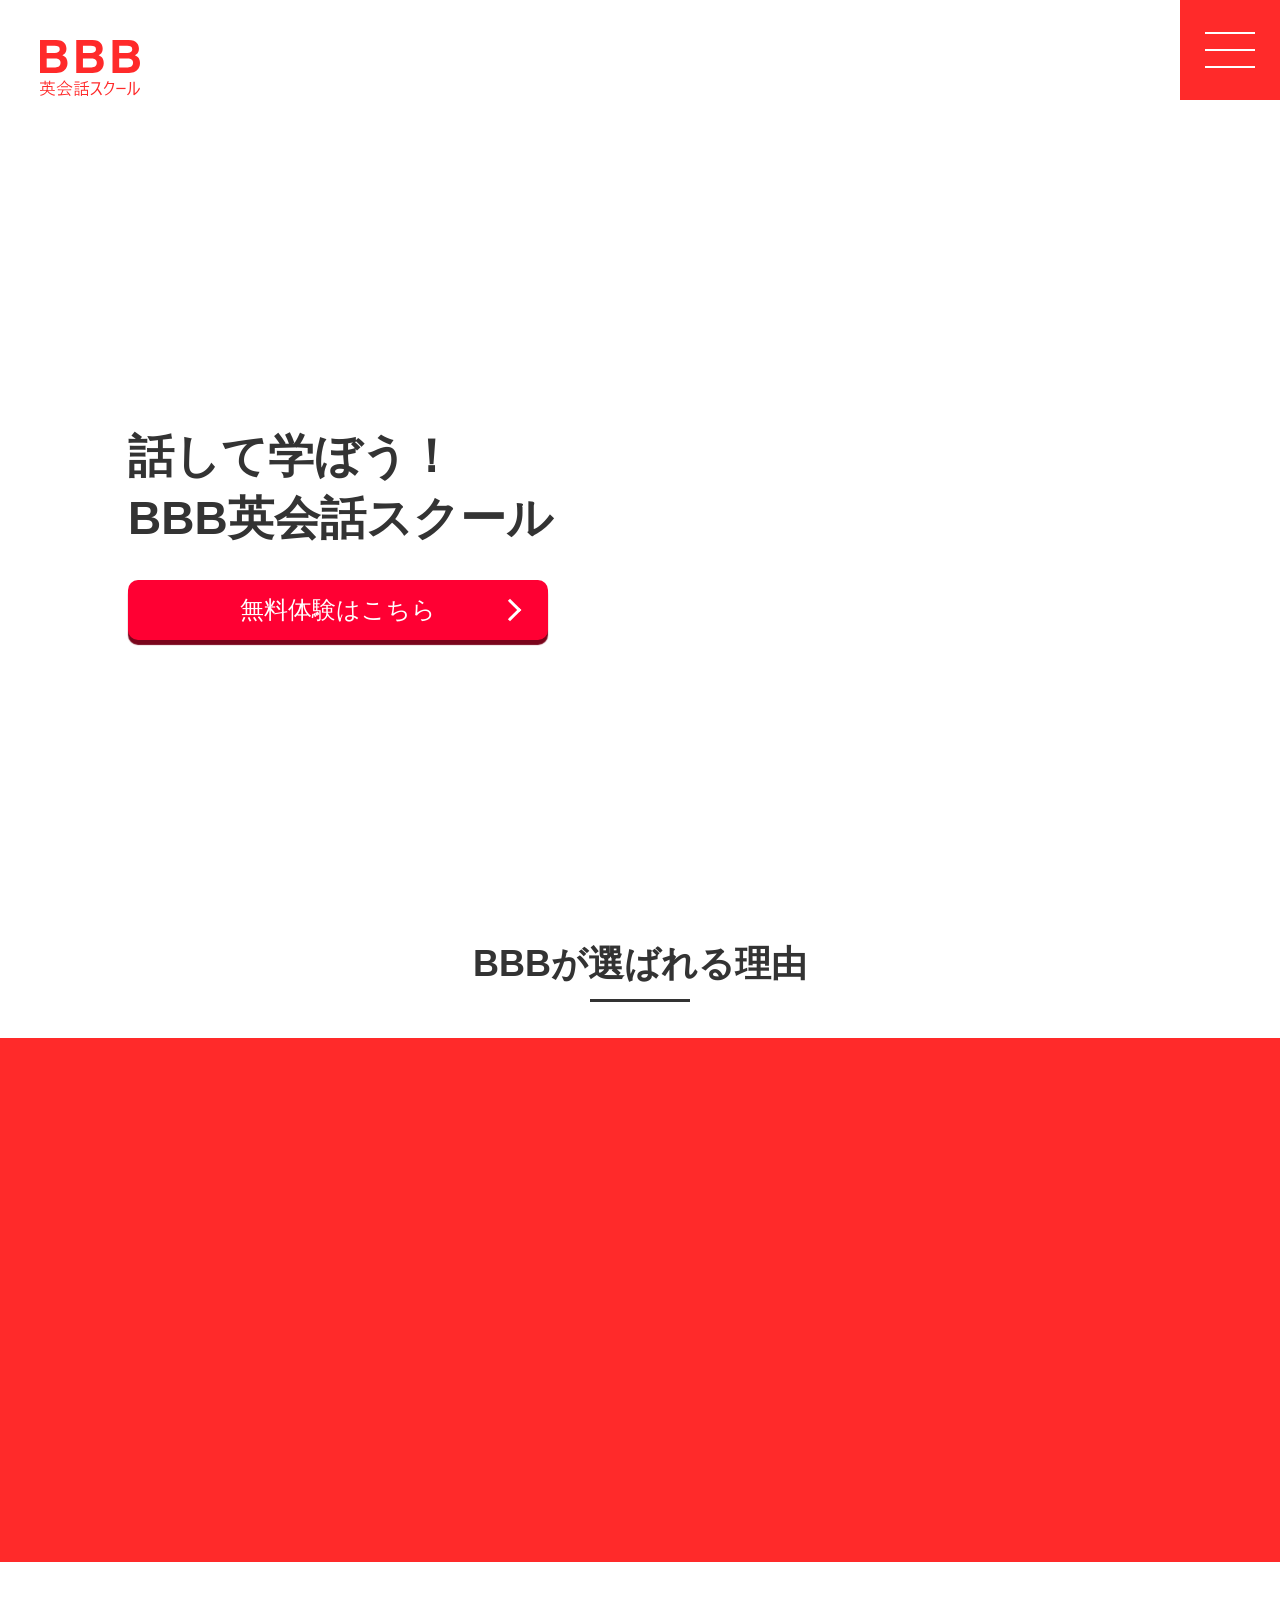
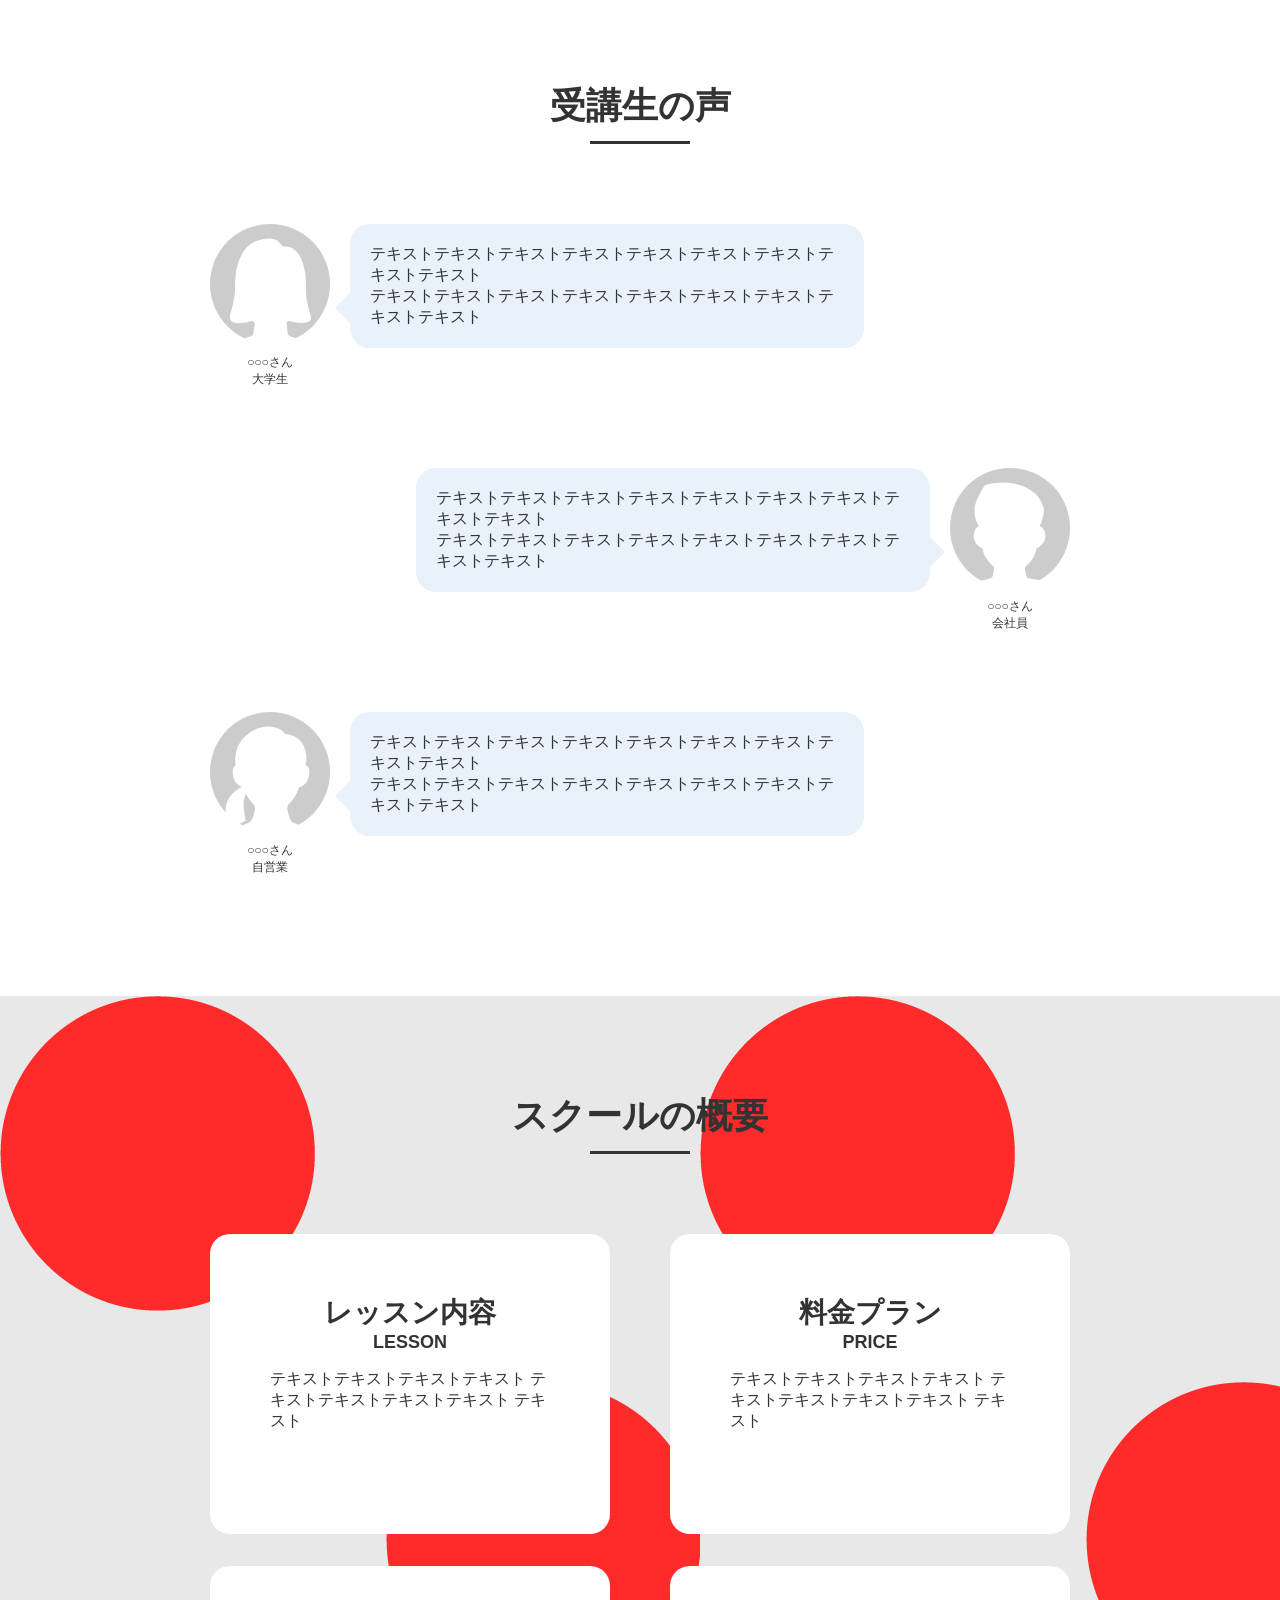
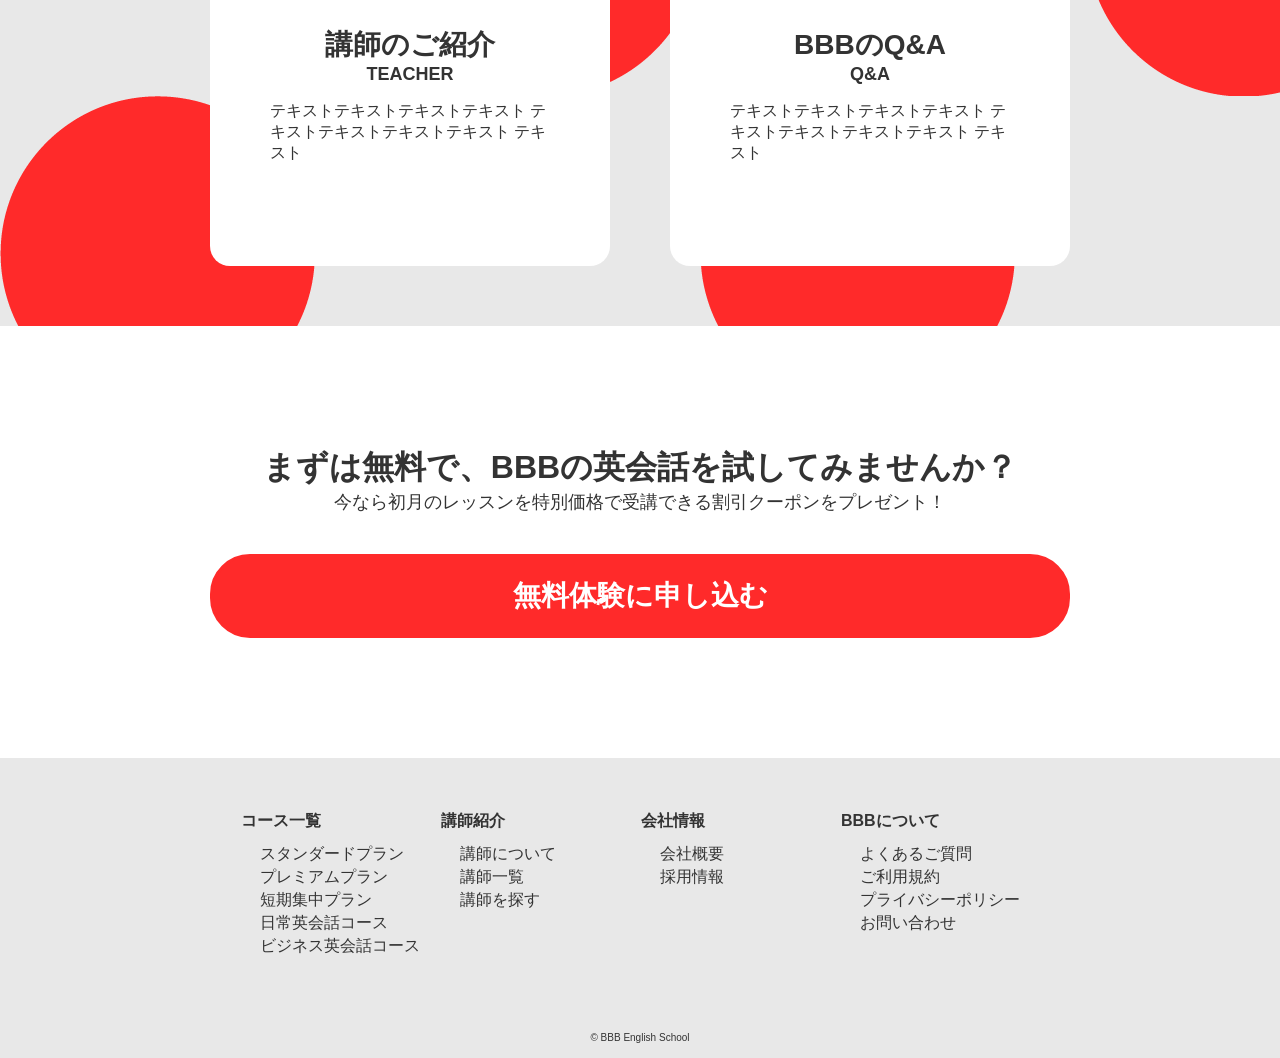
<file: index.html>
<!DOCTYPE html>
<html lang="ja">
<head>
	<meta charset="UTF-8">
	<meta name="viewport" content="width=device-width, initial-scale=1.0">
	<link rel="stylesheet" href="style.css">
	<link rel="icon" href="img/favicon.ico">
	<title>BBB英会話スクール</title>
</head>
<body>
	<header>
		<h1><img src="img/logo-r.svg" alt="ロゴ"></h1>
		<nav class="menu" data-fsaction>
			<div class="menu-inner">
				<h1><img src="img/logo-w.svg" alt="ロゴ"></h1>
				<ul>
					<li><a href="#">BBBが選ばれる理由</a></li>
					<li><a href="#">受講生の声</a></li>
					<li><a href="#">スクールの概要</a></li>
					<a class="button" href="#">無料体験に申し込む</a>
				</ul>
			</div>
		</nav>
		<div class="mn" data-menubtn>
			<div class="mn-bar" data-fsaction></div>
			<div class="mn-bar" data-fsaction></div>
			<div class="mn-bar" data-fsaction></div>
		</div>
	</header>
	<main>
		<section id="top">
			<div class="item"><img src="img/mainvisual1.jpg" alt=""></div>
			<div class="item"><img src="img/mainvisual2.jpg" alt=""></div>
			<div class="item"><img src="img/mainvisual3.jpg" alt=""></div>
			<div class="toptext">
				<h2>話して学ぼう！<br>BBB英会話スクール</h2>
				<a href="#" class="free" href="">無料体験はこちら</a>
			</div>
		</section>
		<section id="reason">
			<h3>BBBが選ばれる理由</h3>
			<div class="r-wrepper">
				<div class="reason1">
					<img src="img/icon-pc.png" alt="">
					<div class="wrepp">
						<p>オンライン対応</p>
						<span>24時間いつでも受講できる！</span>
					</div>
				</div>
				<div class="reason2">
					<img src="img/icon-teacher.png" alt="">
					<div class="wrepp">
						<p>講師はネイティブ</p>
						<span>お気に入りの講師が自由に遊べる！</span>
					</div>
				</div>
			</div>
		</section>
		<section id="voice">
			<h3>受講生の声</h3>
			<div class="voice1">
				<div class="text">
					<p>テキストテキストテキストテキストテキストテキストテキストテキストテキスト<br> テキストテキストテキストテキストテキストテキストテキストテキストテキスト</p>
				</div>
				<div class="wrepp">
					<div class="circle">
						<img src="img/icon-student1.png" alt="">
					</div>
					<span>○○○さん</span>
					<span>大学生</span>
				</div>
			</div>
			<div class="voice2">
				<div class="text">
					<p>テキストテキストテキストテキストテキストテキストテキストテキストテキスト<br> テキストテキストテキストテキストテキストテキストテキストテキストテキスト</p>
				</div>
				<div class="wrepp">
					<div class="circle">
						<img src="img/icon-student2.png" alt="">
					</div>
					<span>○○○さん</span>
					<span>会社員</span>
				</div>
			</div>
			<div class="voice3">
				<div class="text">
					<p>テキストテキストテキストテキストテキストテキストテキストテキストテキスト<br> テキストテキストテキストテキストテキストテキストテキストテキストテキスト</p>
				</div>
				<div class="wrepp">
					<div class="circle">
						<img src="img/icon-student3.png" alt="">
					</div>
					<span>○○○さん</span>
					<span>自営業</span>
				</div>
			</div>
		</section>
		<section id="overview">
			<h3>スクールの概要</h3>
			<div class="o-wrepper">
				<div class="wrepp">
					<h4>レッスン内容</h4>
					<span>LESSON</span>
					<p>テキストテキストテキストテキスト テキストテキストテキストテキスト テキスト</p>
				</div>
				<div class="wrepp">
					<h4>料金プラン</h4>
					<span>PRICE</span>
					<p>テキストテキストテキストテキスト テキストテキストテキストテキスト テキスト</p>
				</div>
				<div class="wrepp">
					<h4>講師のご紹介</h4>
					<span>TEACHER</span>
					<p>テキストテキストテキストテキスト テキストテキストテキストテキスト テキスト</p>
				</div>
				<div class="wrepp">
					<h4>BBBのQ&A</h4>
					<span>Q&A</span>
					<p>テキストテキストテキストテキスト テキストテキストテキストテキスト テキスト</p>
				</div>
			</div>
		</section>
		<section id="try">
			<h5>まずは無料で、BBBの英会話を試してみませんか？</h5>
			<p>今なら初月のレッスンを特別価格で受講できる割引クーポンをプレゼント！</p>
			<a href="#">無料体験に申し込む</a>
		</section>
	</main>
	<footer>
		<table>
			<tr>
				<th>コース一覧</th>
				<td><a href="">スタンダードプラン</a></td>
				<td><a href="">プレミアムプラン</a></td>
				<td><a href="">短期集中プラン</a></td>
				<td><a href="">日常英会話コース</a></td>
				<td><a href="">ビジネス英会話コース</a></td>
			</tr>
			<tr>
				<th>講師紹介</th>
				<td><a href="">講師について</a></td>
				<td><a href="">講師一覧</a></td>
				<td><a href="">講師を探す</a></td>
			</tr>
			<tr>
				<th>会社情報</th>
				<td><a href="">会社概要 </a></td>
				<td><a href="">採用情報 </a></td>
			</tr>
			<tr>
				<th>BBBについて</th>
				<td><a href="">よくあるご質問</a></td>
				<td><a href="">ご利用規約</a></td>
				<td><a href="">プライバシーポリシー</a></td>
				<td><a href="">お問い合わせ</a></td>
			</tr>
		</table>
		<small>© BBB English School</small>
	</footer>
	<script type="text/javascript" src="https://cdnjs.cloudflare.com/ajax/libs/jquery/1.11.3/jquery.min.js"></script>
	<script type="text/javascript" src="script.js"></script>
	<script type="text/javascript" src="jquery.inview.min.js"></script>
</body>
</html>
</file>
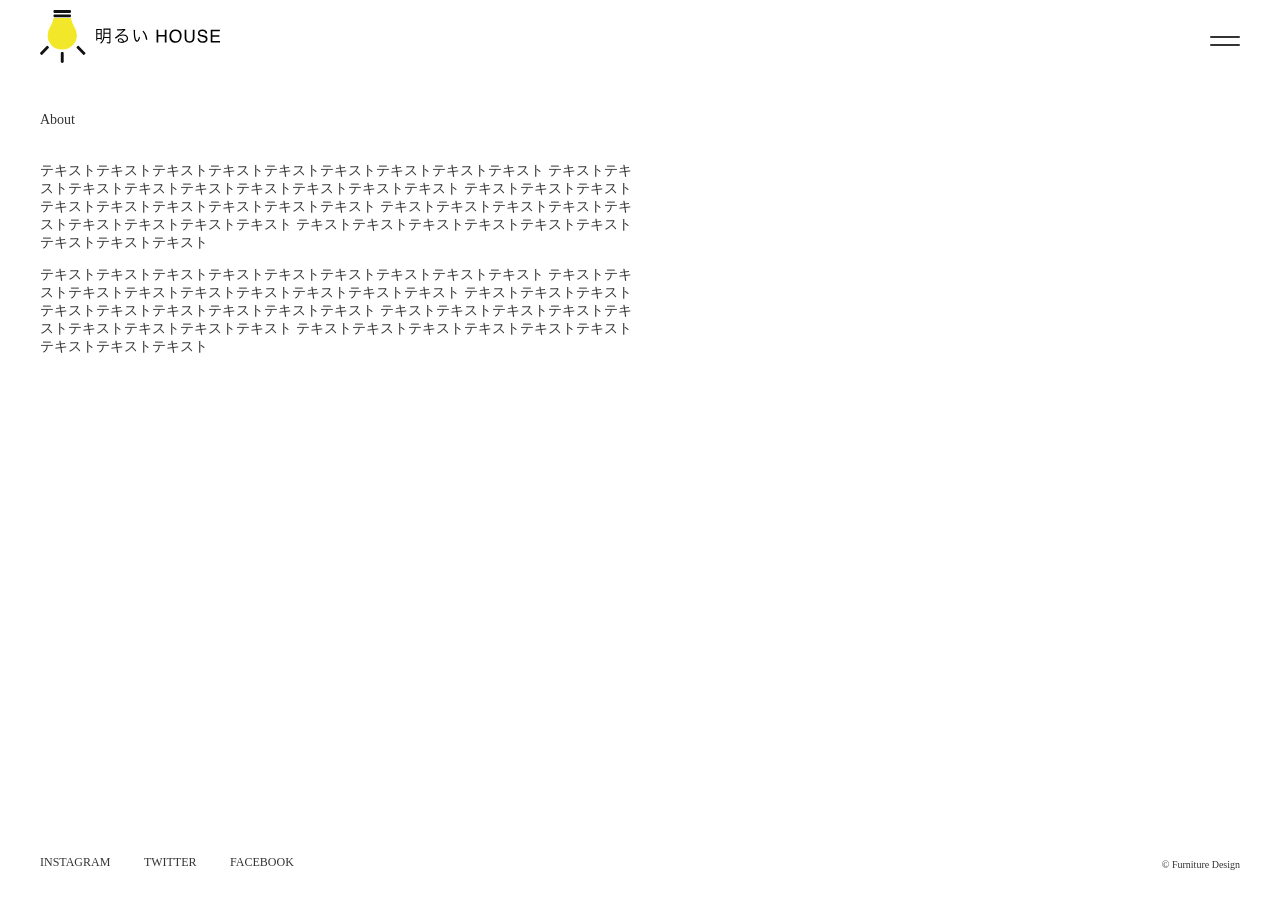
<file: about.html>
<!DOCTYPE html>
<html lang="ja">
<head>
	<meta charset="UTF-8">
	<meta name="viewport" content="width=device-width, initial-scale=1.0">
	<title>Furniture Design</title>
	<link rel="stylesheet" href="css.css">
	<link rel="icon" href="img/favicon.ico">
	<script src="script.js"></script>
</head>
<body>
	<header>
		<h1><a href="index.html"><img src="img/logo.svg" alt="ロゴ"></a></h1>
		<div class="menu-wrapper">
			<input type="checkbox" id="menu-toggle" hidden>
			<label class="menu-icon" for="menu-toggle">
				<span></span>
				<span></span>
			</label>
			<div class="overlay"></div>
			<nav class="menu">
				<ul>
					<li><a href="products.html">PRODUCTS</a></li>
					<li><a href="about.html">ABOUT</a></li>
					<li><a href="company.html">COMPANY</a></li>
					<li><a href="mailto:">CONTACT</a></li>
				</ul>
			</nav>
		</div>
	</header>
	<main>
		<h2>About</h2>
		<div id="about">
			<p>テキストテキストテキストテキストテキストテキストテキストテキストテキスト テキストテキストテキストテキストテキストテキストテキストテキストテキスト
				テキストテキストテキストテキストテキストテキストテキストテキストテキスト テキストテキストテキストテキストテキストテキストテキストテキストテキスト
				テキストテキストテキストテキストテキストテキストテキストテキストテキスト</p>
			<p>テキストテキストテキストテキストテキストテキストテキストテキストテキスト テキストテキストテキストテキストテキストテキストテキストテキストテキスト
				テキストテキストテキストテキストテキストテキストテキストテキストテキスト テキストテキストテキストテキストテキストテキストテキストテキストテキスト
				テキストテキストテキストテキストテキストテキストテキストテキストテキスト</p>
		</div>
	</main>
	<footer>
		<ul>
			<li><a href="">INSTAGRAM</a></li>
			<li><a href="">TWITTER</a></li>
			<li><a href="">FACEBOOK</a></li>
		</ul>
		<small>© Furniture Design</small>
	</footer>
</body>
</file>
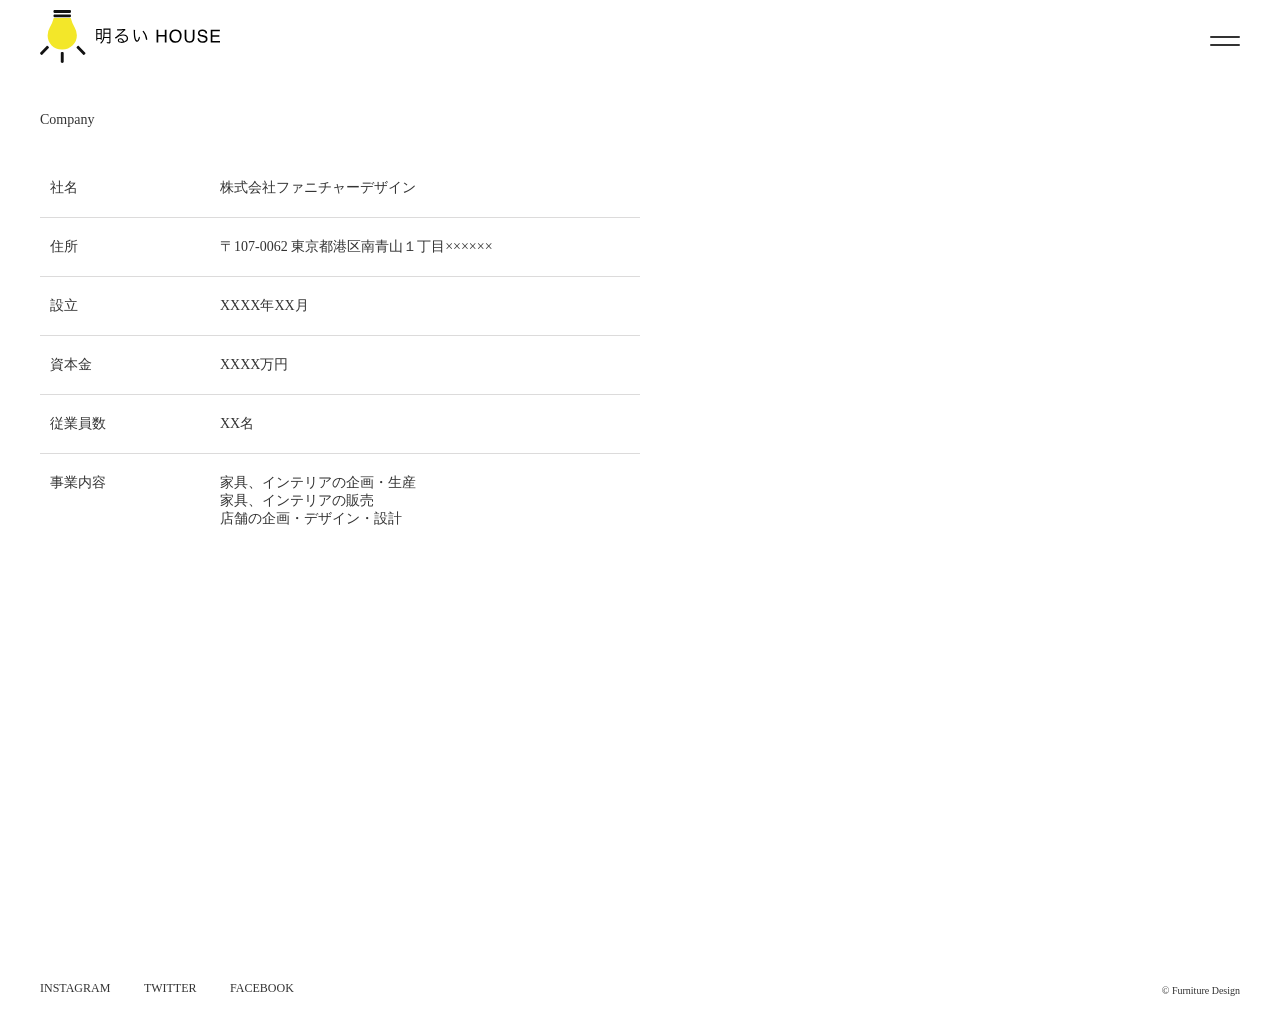
<file: company.html>
<!DOCTYPE html>
<html lang="ja">
<head>
	<meta charset="UTF-8">
	<meta name="viewport" content="width=device-width, initial-scale=1.0">
	<title>Furniture Design</title>
	<link rel="stylesheet" href="css.css">
	<link rel="icon" href="img/favicon.ico">
	<script src="script.js"></script>
</head>
<body>
	<header>
		<h1><a href="index.html"><img src="img/logo.svg" alt="ロゴ"></a></h1>
		<div class="menu-wrapper">
			<input type="checkbox" id="menu-toggle" hidden>
			<label class="menu-icon" for="menu-toggle">
				<span></span>
				<span></span>
			</label>
			<div class="overlay"></div>
			<nav class="menu">
				<ul>
					<li><a href="products.html">PRODUCTS</a></li>
					<li><a href="about.html">ABOUT</a></li>
					<li><a href="company.html">COMPANY</a></li>
					<li><a href="mailto:">CONTACT</a></li>
				</ul>
			</nav>
		</div>
	</header>
	<main>
		<h2>Company</h2>
		<div id="company">
			<table>
				<tr>
					<th>社名</th>
					<td>株式会社ファニチャーデザイン</td>
				</tr>
				<tr>
					<th>住所</th>
					<td>〒107-0062 東京都港区南青山１丁目××××××</td>
				</tr>
				<tr>
					<th>設立</th>
					<td>XXXX年XX月</td>
				</tr>
				<tr>
					<th>資本金</th>
					<td>XXXX万円</td>
				</tr>
				<tr>
					<th>従業員数</th>
					<td>XX名</td>
				</tr>
				<tr>
					<th class="bordernone">事業内容</th>
					<td class="bordernone">家具、インテリアの企画・生産<br> 家具、インテリアの販売<br> 店舗の企画・デザイン・設計</td>
				</tr>
			</table>
			<iframe
				src="https://www.google.com/maps/embed?pb=!1m18!1m12!1m3!1d3241.2914385368617!2d139.7230404261248!3d35.66982528059989!2m3!1f0!2f0!3f0!3m2!1i1024!2i768!4f13.1!3m3!1m2!1s0x60188c820ac932eb%3A0xc68079dd10afd971!2z44CSMTA3LTAwNjIg5p2x5Lqs6YO95riv5Yy65Y2X6Z2S5bGx77yR5LiB55uu!5e0!3m2!1sja!2sjp!4v1762592189040!5m2!1sja!2sjp"
				width="600" height="450" style="border:0;" allowfullscreen="" loading="lazy"
				referrerpolicy="no-referrer-when-downgrade"></iframe>
		</div>
	</main>
	<footer>
		<ul>
			<li><a href="">INSTAGRAM</a></li>
			<li><a href="">TWITTER</a></li>
			<li><a href="">FACEBOOK</a></li>
		</ul>
		<small>© Furniture Design</small>
	</footer>
</body>
</file>
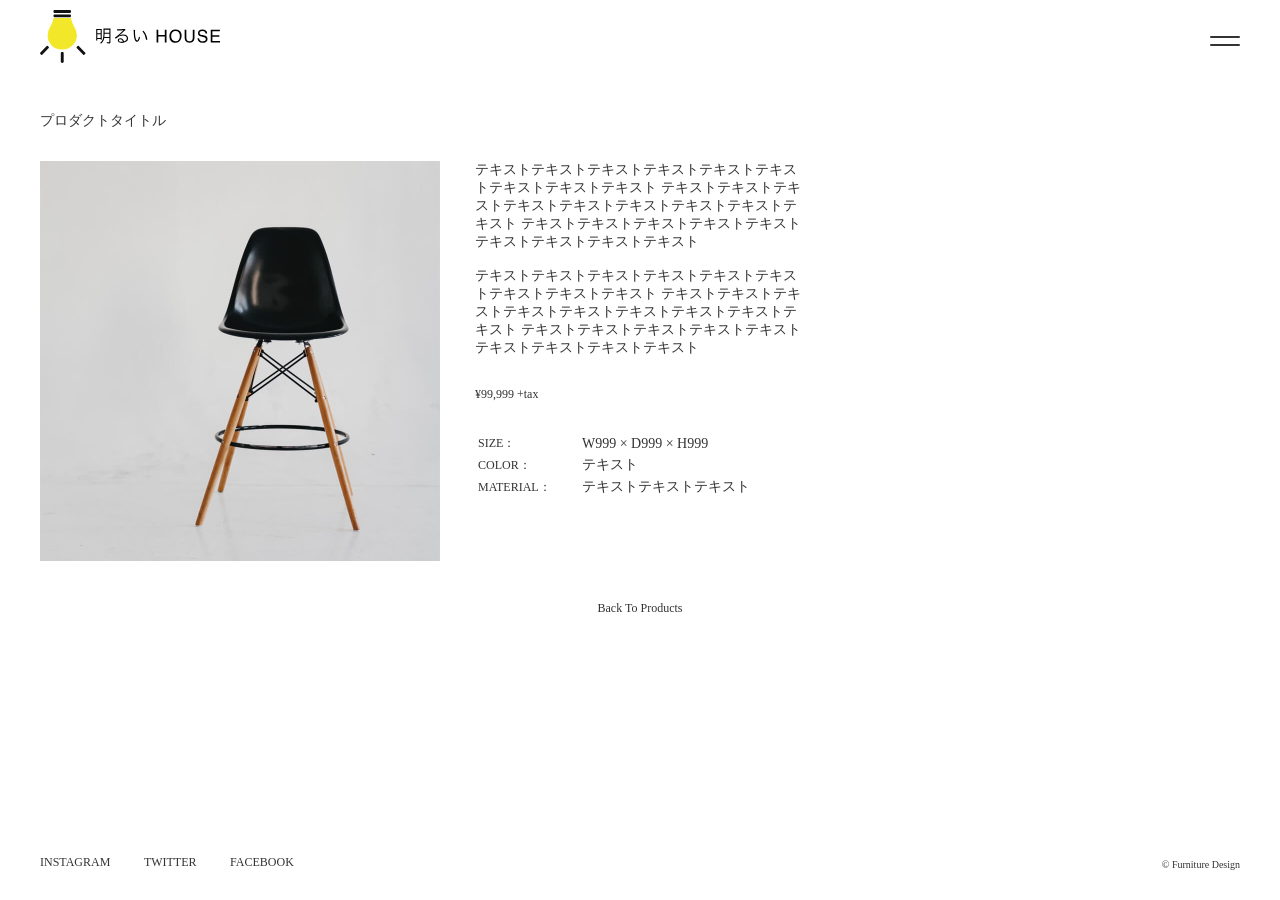
<file: item1.html>
<!DOCTYPE html>
<html lang="ja">
<head>
	<meta charset="UTF-8">
	<meta name="viewport" content="width=device-width, initial-scale=1.0">
	<title>Furniture Design</title>
	<link rel="stylesheet" href="css.css">
	<link rel="icon" href="img/favicon.ico">
	<script src="script.js"></script>
</head>
<body>
	<header>
		<h1><a href="index.html"><img src="img/logo.svg" alt="ロゴ"></a></h1>
		<div class="menu-wrapper">
			<input type="checkbox" id="menu-toggle" hidden>
			<label class="menu-icon" for="menu-toggle">
				<span></span>
				<span></span>
			</label>
			<div class="overlay"></div>
			<nav class="menu">
				<ul>
					<li><a href="products.html">PRODUCTS</a></li>
					<li><a href="about.html">ABOUT</a></li>
					<li><a href="company.html">COMPANY</a></li>
					<li><a href="mailto:">CONTACT</a></li>
				</ul>
			</nav>
		</div>
	</header>
	<main>
		<h2>プロダクトタイトル</h2>
		<div id="detail">
			<img src="img/item1.jpg" alt="アイテム1">
			<div class="right">
				<p>テキストテキストテキストテキストテキストテキストテキストテキストテキスト テキストテキストテキストテキストテキストテキストテキストテキストテキスト
					テキストテキストテキストテキストテキストテキストテキストテキストテキスト</p>
				<br>
				<p>テキストテキストテキストテキストテキストテキストテキストテキストテキスト テキストテキストテキストテキストテキストテキストテキストテキストテキスト
					テキストテキストテキストテキストテキストテキストテキストテキストテキスト</p>
				<span>¥99,999 +tax</span>
				<table>
					<tr>
						<th>SIZE：</th>
						<td>W999 × D999 × H999</td>
					</tr>
					<tr>
						<th>COLOR：</th>
						<td>テキスト</td>
					</tr>
					<tr>
						<th>MATERIAL：</th>
						<td>テキストテキストテキスト</td>
					</tr>
				</table>
			</div>
		</div>
		<a class="back" href="products.html">Back To Products</a>
	</main>
	<footer>
		<ul>
			<li><a href="">INSTAGRAM</a></li>
			<li><a href="">TWITTER</a></li>
			<li><a href="">FACEBOOK</a></li>
		</ul>
		<small>© Furniture Design</small>
	</footer>
</body>
</file>
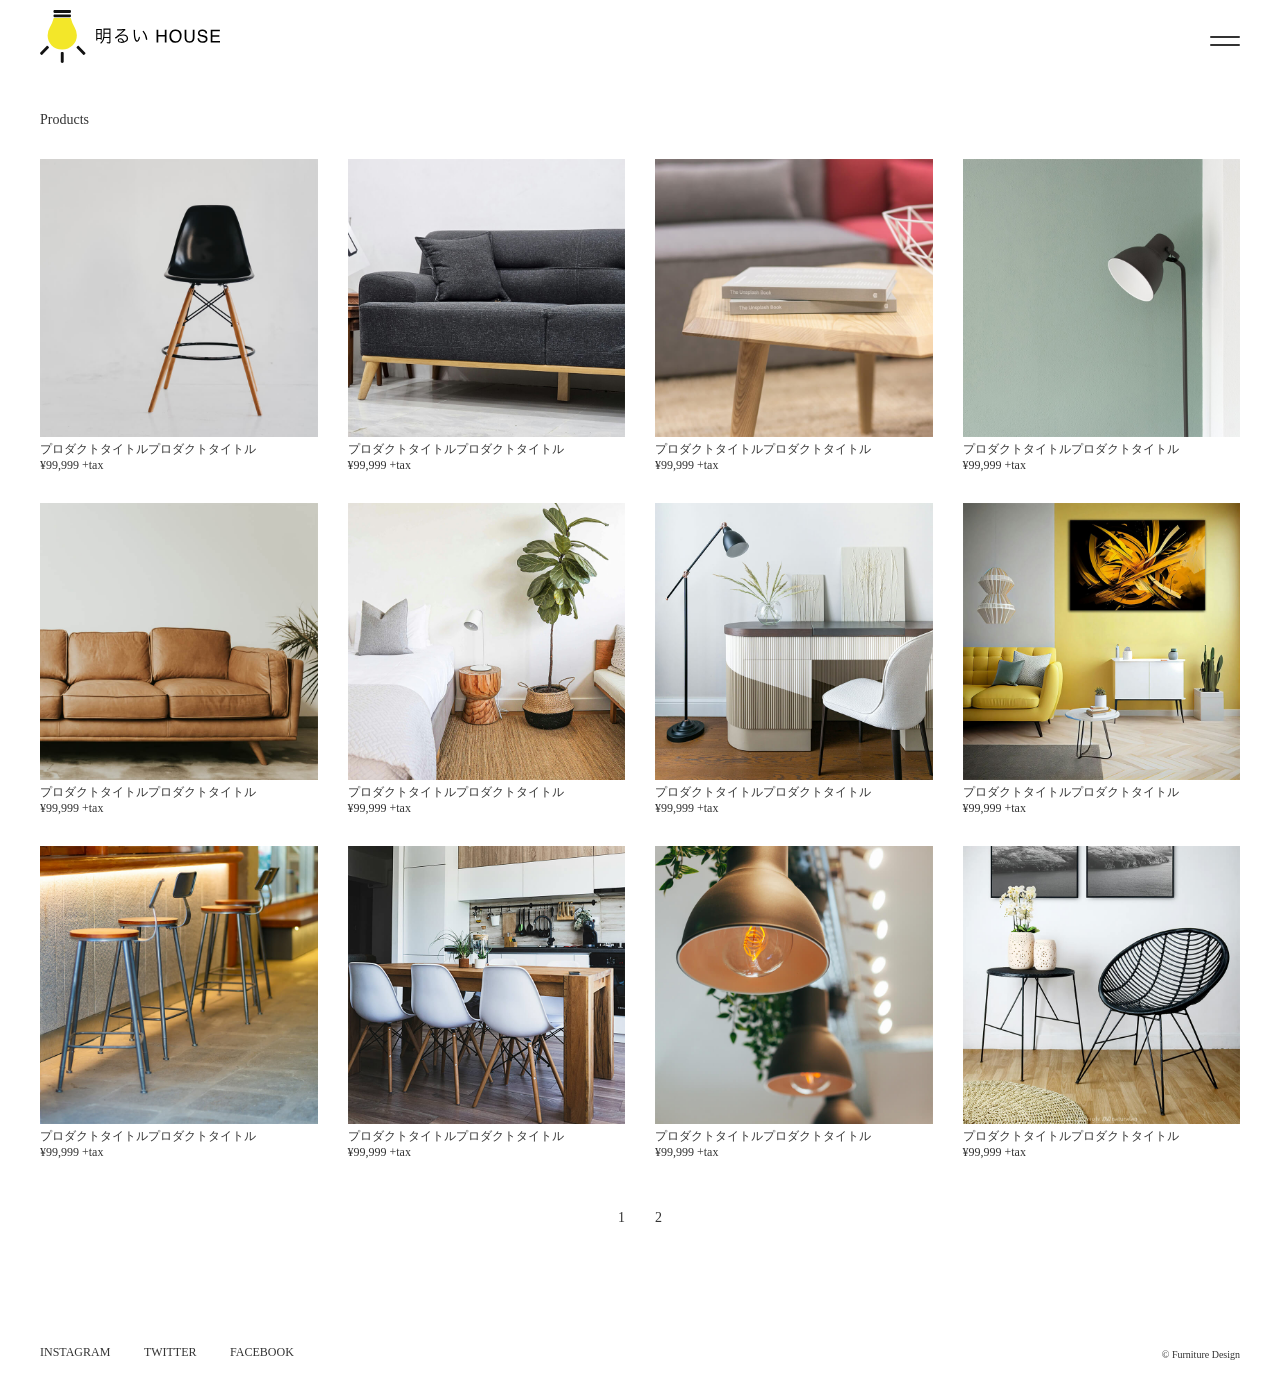
<file: products.html>
<!DOCTYPE html>
<html lang="ja">
<head>
	<meta charset="UTF-8">
	<meta name="viewport" content="width=device-width, initial-scale=1.0">
	<title>Furniture Design</title>
	<link rel="stylesheet" href="css.css">
	<link rel="icon" href="img/favicon.ico">
	<link rel="prev" href="products2.html">
	<script src="script.js"></script>
</head>
<body>
	<header>
		<h1><a href="index.html"><img src="img/logo.svg" alt="ロゴ"></a></h1>
		<div class="menu-wrapper">
			<input type="checkbox" id="menu-toggle" hidden>
			<label class="menu-icon" for="menu-toggle">
				<span></span>
				<span></span>
			</label>
			<div class="overlay"></div>
			<nav class="menu">
				<ul>
					<li><a href="products.html">PRODUCTS</a></li>
					<li><a href="about.html">ABOUT</a></li>
					<li><a href="company.html">COMPANY</a></li>
					<li><a href="mailto:">CONTACT</a></li>
				</ul>
			</nav>
		</div>
	</header>
	<main>
		<h2>Products</h2>
		<div class="wrapper">
			<div><a href="item1.html"><img src="img/item1.jpg" alt="アイテム1">
					<p>プロダクトタイトルプロダクトタイトル</p>
					<p>¥99,999 +tax</p>
				</a>
			</div>
			<div><a href="item1.html"><img src="img/item2.jpg" alt="アイテム2">
					<p>プロダクトタイトルプロダクトタイトル</p>
					<p>¥99,999 +tax</p>
				</a>
			</div>
			<div><a href="item1.html"><img src="img/item3.jpg" alt="アイテム3">
					<p>プロダクトタイトルプロダクトタイトル</p>
					<p>¥99,999 +tax</p>
				</a>
			</div>
			<div><a href="item1.html"><img src="img/item4.jpg" alt="アイテム4">
					<p>プロダクトタイトルプロダクトタイトル</p>
					<p>¥99,999 +tax</p>
				</a>
			</div>
			<div><a href="item1.html"><img src="img/item5.jpg" alt="アイテム5">
					<p>プロダクトタイトルプロダクトタイトル</p>
					<p>¥99,999 +tax</p>
				</a>
			</div>
			<div><a href="item1.html"><img src="img/item6.jpg" alt="アイテム6">
					<p>プロダクトタイトルプロダクトタイトル</p>
					<p>¥99,999 +tax</p>
				</a>
			</div>
			<div><a href="item1.html"><img src="img/item7.jpg" alt="アイテム7">
					<p>プロダクトタイトルプロダクトタイトル</p>
					<p>¥99,999 +tax</p>
				</a>
			</div>
			<div><a href="item1.html"><img src="img/item8.jpg" alt="アイテム8">
					<p>プロダクトタイトルプロダクトタイトル</p>
					<p>¥99,999 +tax</p>
				</a>
			</div>
			<div><a href="item1.html"><img src="img/item9.jpg" alt="アイテム9">
					<p>プロダクトタイトルプロダクトタイトル</p>
					<p>¥99,999 +tax</p>
				</a>
			</div>
			<div><a href="item1.html"><img src="img/item10.jpg" alt="アイテム10">
					<p>プロダクトタイトルプロダクトタイトル</p>
					<p>¥99,999 +tax</p>
				</a>
			</div>
			<div><a href="item1.html"><img src="img/item11.jpg" alt="アイテム11">
					<p>プロダクトタイトルプロダクトタイトル</p>
					<p>¥99,999 +tax</p>
				</a>
			</div>
			<div><a href="item1.html"><img src="img/item12.jpg" alt="アイテム12">
					<p>プロダクトタイトルプロダクトタイトル</p>
					<p>¥99,999 +tax</p>
				</a>
			</div>
		</div>
		<ul class="pagination">
			<li>1</li>
			<li><a href="products2.html">2</a></li>
		</ul>
	</main>
	<footer>
		<ul>
			<li><a href="">INSTAGRAM</a></li>
			<li><a href="">TWITTER</a></li>
			<li><a href="">FACEBOOK</a></li>
		</ul>
		<small>© Furniture Design</small>
	</footer>
</body>
</html>
</file>
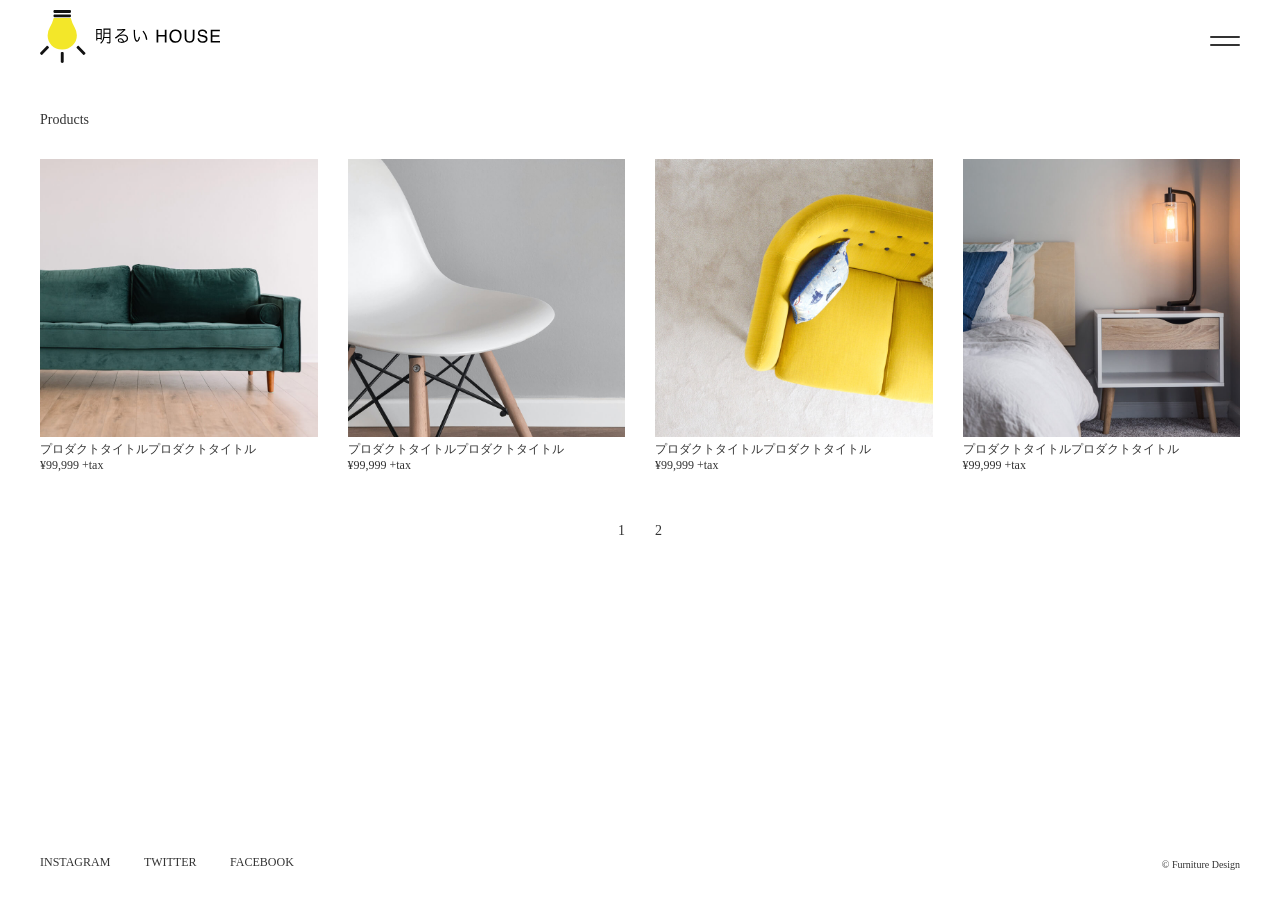
<file: products2.html>
<!DOCTYPE html>
<html lang="ja">
<head>
	<meta charset="UTF-8">
	<meta name="viewport" content="width=device-width, initial-scale=1.0">
	<title>Furniture Design</title>
	<link rel="stylesheet" href="css.css">
	<link rel="icon" href="img/favicon.ico">
	<link rel="next" href="products.html">
	<script src="script.js"></script>
</head>
<body>
	<header>
		<h1><a href="index.html"><img src="img/logo.svg" alt="ロゴ"></a></h1>
		<div class="menu-wrapper">
			<input type="checkbox" id="menu-toggle" hidden>
			<label class="menu-icon" for="menu-toggle">
				<span></span>
				<span></span>
			</label>
			<div class="overlay"></div>
			<nav class="menu">
				<ul>
					<li><a href="products.html">PRODUCTS</a></li>
					<li><a href="about.html">ABOUT</a></li>
					<li><a href="company.html">COMPANY</a></li>
					<li><a href="mailto:">CONTACT</a></li>
				</ul>
			</nav>
		</div>
	</header>
	<main>
		<h2>Products</h2>
		<div class="wrapper">
			<div><a href="item1.html"><img src="img/item13.jpg" alt="アイテム13">
					<p>プロダクトタイトルプロダクトタイトル</p>
					<p>¥99,999 +tax</p>
				</a>
			</div>
			<div><a href="item1.html"><img src="img/item14.jpg" alt="アイテム14">
					<p>プロダクトタイトルプロダクトタイトル</p>
					<p>¥99,999 +tax</p>
				</a>
			</div>
			<div><a href="item1.html"><img src="img/item15.jpg" alt="アイテム15">
					<p>プロダクトタイトルプロダクトタイトル</p>
					<p>¥99,999 +tax</p>
				</a>
			</div>
			<div><a href="item1.html"><img src="img/item16.jpg" alt="アイテム16">
					<p>プロダクトタイトルプロダクトタイトル</p>
					<p>¥99,999 +tax</p>
				</a>
			</div>
		</div>
		<ul class="pagination">
			<li><a href="products.html">1</a></li>
			<li>2</li>
		</ul>
	</main>
	<footer>
		<ul>
			<li><a href="">INSTAGRAM</a></li>
			<li><a href="">TWITTER</a></li>
			<li><a href="">FACEBOOK</a></li>
		</ul>
		<small>© Furniture Design</small>
	</footer>
</body>
</html>
</file>
<file: style.css>
body {
	font-family: "游ゴシック体", YuGothic, "游ゴシック Medium", "Yu Gothic Medium", "游ゴシック", "Yu Gothic", sans-serif;
	font-size: 16px;
	margin: 0;
	font-weight: normal;
	color: #333333;
	overflow-y: scroll;
}

header {
	position: relative;
	width: 100%;
	box-sizing: border-box;
	height: 100px;
}

header h1 {
	margin: 0;
	padding: 40px;
}

header h1 img {
	width: 100px;
}

header h1 img.logo-w {
	display: none;
}

header .hamburger {
	width: 50px;
	height: 50px;
	margin: 0 auto;
	line-height: 1;
	position: absolute;
	right: 50%;
	left: 50%;
	top: 50%;
	bottom: 50%;
	transform: translate(-50%, -50%);
}

header .btn-trigger {
	position: fixed;
	width: 100px;
	height: 100px;
	cursor: pointer;
	right: 0;
	top: 0;
	background-color: #FF2A2A;

}

header .btn-trigger span {
	width: 100%;
	height: 2px;
	background-color: #ffffff;
	border-radius: 4px;

}

header .btn-trigger,
header .btn-trigger span {
	display: inline-block;
	transition: all .4s;
	box-sizing: border-box;
	z-index: 3;
}

header .btn-trigger span:nth-of-type(1) {
	top: 0;
}

header .btn-trigger span:nth-of-type(2) {
	top: 15px;
}

header .btn-trigger span:nth-of-type(3) {
	bottom: 0;
}

header .btn-trigger.active span:nth-of-type(1) {
	-webkit-transform: translateY(15px) rotate(-45deg);
	transform: translateY(15px) rotate(-45deg);
}

header .btn-trigger.active span:nth-of-type(2) {
	opacity: 0;
}

header .btn-trigger.active span:nth-of-type(3) {
	-webkit-transform: translateY(-15px) rotate(45deg);
	transform: translateY(-15px) rotate(45deg);
}

header .btn-trigger.active span {
	background-color: #fff;
}

.menu {
	transition: 0.7s ease;
	position: fixed;
	top: 0;
	left: 0;
	width: 100%;
	height: 100%;
	background-color: #FF2A2A;
	box-sizing: border-box;
	opacity: 0;
	z-index: 1;
}

.menu ul {
	text-align: center;
	padding: 0;
	margin: 0;
}

.menu ul li {
	list-style: none;
	padding: 10px;
}

.menu a {
	text-decoration: none;
	color: #fff;
	font-weight: bold;
}

.menu .button {
	text-align: center;
	display: inline-block;
	border: 1px solid #fff;
	padding: 15px;
	width: 250px;
	margin-top: 20px;
	position: relative;
	transition: .4s;

}

.menu .button:hover {
	background-color: #fff;
	color: #ff2a2a;

}

.menu .button::before {
	content: '';
	border-bottom: 1px solid #fff;
	border-right: 1px solid #fff;
	position: absolute;
	bottom: -7px;
	width: 280px;
	left: 5px;
	height: 56px;
}

.btn-trigger.active~.menu {
	z-index: 2;
	opacity: 1;
}




body.fs-active {
	position: fixed;
	top: 0;
	left: 0;
	width: 100%;
	height: 100%;
}

.menu {
	position: fixed;
	top: 0;
	left: 0;
	width: 100%;
	height: 100%;
	color: #fff;
	background-color: #FF2A2A;
	min-width: 100vw;
	overflow-y: scroll;
	opacity: 0;
	z-index: -1;
	transition: 0.7s ease;

}

.menu.fs-active {
	opacity: 1;
	z-index: 1001;
}

@media screen and (min-width: 768px) {
	.menu-inner {
		/* display: flex; */
		align-items: center;
		min-height: 100%;
	}
}

.mn {
	position: fixed;
	top: 0;
	right: 0;
	z-index: 1002;
	width: 100px;
	height: 100px;
	color: #fff;
	background-color: #FF2A2A;
	cursor: pointer;
	display: flex;
	flex-direction: column;
	justify-content: center;
	align-items: center;
}

@media screen and (min-width: 768px) {
	.mn {
		width: 100px;
		height: 100px;
	}
}

.mn-bar {
	width: 50px;
	height: 2px;
	background: #fff;
	margin: 15px 0 0;
	transition: 0.5s ease;

}

.mn-bar:nth-child(1) {
	margin-top: 0;
}

.mn-bar:nth-child(1).fs-active {
	transform: translateY(17px) rotate(-45deg);
}

.mn-bar:nth-child(2).fs-active {
	opacity: 0;
}

.mn-bar:nth-child(3).fs-active {
	transform: translateY(-17px) rotate(45deg);
}

.mn-text {
	letter-spacing: 0;
	line-height: 1;
	text-align: center;
	margin: 10px 0 0;
}





#top {
	width: 100%;
	height: 720px;
	position: relative;
}

#top .item {
	position: absolute;
	width: 75%;
	height: 100%;
	right: 0;
	opacity: 0;
	animation: change-img-anim 15s infinite;
}

#top .item img {
	width: 100%;
	height: 100%;
	object-fit: cover;
}

#top .item::before {
	position: absolute;
	left: 0;
	top: 0;
	right: 0;
	bottom: 0;
	box-shadow: inset 0 0 15px 15px #FFF;
	content: " ";
}

#top .item:nth-of-type(1) {
	animation: change-img-anim-first 15s infinite;
	animation-delay: 0s;
}

#top .item:nth-of-type(2) {
	animation-delay: 5s;
}

#top .item:nth-of-type(3) {
	animation-delay: 10s;
}

@keyframes change-img-anim-first {
	0% {
		opacity: 1;
	}

	30% {
		opacity: 1;
	}

	36% {
		opacity: 1;
	}

	45% {
		opacity: 0;
	}

	100% {
		opacity: 0;
	}
}

@keyframes change-img-anim {
	0% {
		opacity: 0;
	}

	30% {
		opacity: 1;
	}

	36% {
		opacity: 1;
	}

	45% {
		opacity: 0;
	}

	100% {
		opacity: 0;
	}
}

.toptext {
	position: absolute;
	bottom: 25%;
	width: 100%;
}

.toptext .free {
	font-size: 24px;
	text-decoration: none;
	background-color: #FF0033;
	height: 60px;
	width: 420px;
	display: block;
	position: relative;
	left: 10%;
	bottom: 0;
	z-index: 1;
	text-align: center;
	line-height: 60px;
	border-radius: 10px;
	color: #fff;
	box-shadow: 0 5px 1px #7A051C;
	transition-duration: .4s;
}

.toptext .free:hover {
	transform: scale(1.1);
}

.toptext .free::after {
	content: '';
	width: 13px;
	height: 13px;
	border: 0;
	border-top: solid 3px #ffffff;
	border-right: solid 3px #ffffff;
	transform: rotate(45deg);
	position: absolute;
	top: 0;
	right: 30px;
	bottom: 0;
	margin: auto;
}

h2 {
	position: absolute;
	left: 10%;
	bottom: 90px;
	margin: 0;
	font-size: 46px;
	text-shadow: 0px 3px 4px #ffffff;
	z-index: 1;
}

h3 {
	text-align: center;
	display: block;
	font-size: 36px;
}

h3::after {
	content: '';
	border-bottom: 3px solid #333333;
	width: 100px;
	display: block;
	margin: 10px auto;

}


#reason {
	margin: 120px auto;
}

#reason p {
	color: #FF2A2A;
	font-size: 28px;
	font-weight: bold;
	margin: 0;
}

#reason span {
	font-size: 18px;
}

#reason .r-wrepper {
	background-color: #FF2A2A;
	padding: 40px 0;
}

#reason .r-wrepper img {
	height: 60px;
}

#reason .r-wrepper .reason1,
#reason .r-wrepper .reason2 {
	background-color: #fff;
	width: 50%;
	padding: 70px 40px;
	text-align: center;
	display: flex;
	justify-content: center;
	gap: 20px;
	box-sizing: border-box;
	opacity: 0;

}

#reason .r-wrepper .reason1 {
	left: 0;
	top: 10%;
	border-radius: 0 20px 20px 0;
	transform: translateX(-100px);
	transition: opacity .8s, transform .5s;
	margin-bottom: 40px;
}

#reason .r-wrepper .reason2 {
	bottom: 10%;
	border-radius: 20px 0 0 20px;
	transform: translateX(150%);
	transition: opacity .8s, transform .5s;

}


#reason .r-wrepper .is-inview1 {
	opacity: 1;
	right: 0;
	transform: translateX(0);
}

#reason .r-wrepper .is-inview2 {
	opacity: 1;
	right: 0;
	transform: translateX(100%);
}

#reason .r-wrepper .wrepp {
	display: inline-block;
	text-align: left;
}



#voice {
	width: 860px;
	margin: 120px auto;
}

#voice .voice1,
#voice .voice2,
#voice .voice3 {
	display: flex;
	gap: 20px;
	transition: 0.5s ease;
	opacity: 0;
	transform: scale(0.5);
	margin: 80px 0;
}

#voice .voice1,
#voice .voice3 {
	justify-content: left;
	flex-direction: row-reverse;
}

#voice .voice2 {
	justify-content: right;
}

#voice img {
	width: 120px;
}

#voice .circle {
	width: 120px;
	height: 120px;
	background-color: #CCCCCC;
	border-radius: 50%;
	margin-bottom: 10px;
}

#voice .wrepp {
	text-align: center;
}

#voice .text {
	width: 514px;
	background-color: #E9F1FB;
	padding: 20px;
	border-radius: 20px;
	box-sizing: border-box;
	position: relative;
	height: 100%;
}

#voice p {
	margin: 0;
}

#voice .voice1 p:before,
#voice .voice3 p:before {
	content: "";
	position: absolute;
	left: -30px;
	bottom: 20%;
	border: 15px solid transparent;
	border-right: 15px solid #E9F1FB;
}

#voice .voice2 p:before {
	content: "";
	position: absolute;
	right: -30px;
	bottom: 20%;
	border: 15px solid transparent;
	border-left: 15px solid #E9F1FB;
}

#voice span {
	font-size: 12px;
	display: block;
}


#voice .is-inview {
	opacity: 1;
	transform: scale(1);
}



#overview {
	background-color: #E8E8E8;
	padding: 60px 0;
	background-image: url(img/bg.gif);
	background-repeat: repeat;
	animation: slide 6s linear infinite;
}

@keyframes slide {
	0% {
		background-position: 0 0;
	}

	100% {
		background-position: -700px 700px;
	}
}

#overview .o-wrepper {
	width: 860px;
	margin: 80px auto 0;
	display: flex;
	flex-wrap: wrap;
	gap: 32px 60px;

}

#overview .o-wrepper .wrepp h4 {
	font-size: 28px;
	text-align: center;
	margin: 0;
}

#overview .o-wrepper .wrepp span {
	text-align: center;
	display: block;
	font-weight: bold;
	font-size: 18px;
}


#overview .o-wrepper .wrepp {
	background-color: #fff;
	width: 400px;
	height: 300px;
	border-radius: 20px;
	padding: 60px;
	box-sizing: border-box;
}



#try {
	width: 860px;
	margin: 0 auto;
	text-align: center;
	padding: 120px 0;
}

h5 {
	font-size: 32px;
	margin: 0;
}

#try p {
	font-size: 18px;
	margin: 0;
}

#try a {
	text-decoration: none;
	color: #FFF;
	background-color: #FF2A2A;
	width: 860px;
	display: inline-block;
	border-radius: 40px;
	padding: 20px;
	font-size: 28px;
	box-sizing: border-box;
	font-weight: bold;
	margin-top: 40px;
	border: 3px solid #FF2A2A;
	position: relative;
	z-index: 1;
	transition-duration: .3s;
}

#try a:hover {
	background-color: #fff;
	color: #FF2A2A;
}



footer {
	width: 100%;
	height: 300px;
	background-color: #E8E8E8;
	padding: 50px;
	box-sizing: border-box;
	position: relative;
}

footer table {
	margin: 0 auto;
}

footer table tbody {
	display: flex;
	justify-content: center;
}

footer table tr {
	width: 200px;
}

footer table tr th {
	display: block;
	text-align: left;
	margin-bottom: 10px;
}

footer table tr td {
	display: block;
	padding-left: 20px;
}

footer table tr td a {
	text-decoration: none;
	color: #333333;

}

footer small {
	position: absolute;
	bottom: 15px;
	right: 0;
	left: 0;
	text-align: center;
	font-size: 10px;
}


@media screen and (max-width: 900px) {

	header h1 {
		padding: 25px;
	}

	header .btn-trigger {
		width: 75px;
		height: 75px;
	}

	header .btn-trigger.active span:nth-of-type(1) {
		-webkit-transform: translateY(10px) rotate(-45deg);
		transform: translateY(10px) rotate(-45deg);
	}

	header .btn-trigger.active span:nth-of-type(3) {
		-webkit-transform: translateY(-15px) rotate(45deg);
		transform: translateY(-15px) rotate(45deg);
	}

	header .hamburger {
		width: 35px;
		height: 35px;
		line-height: 0.8;
		top: 45%;
	}

	.mn {
		width: 75px;
		height: 75px;
	}

	.mn-bar {
		width: 35px;
		margin: 10px 0 0;

	}

	.mn-bar:nth-child(1).fs-active {
		transform: translateY(12px) rotate(-45deg);
	}

	.mn-bar:nth-child(3).fs-active {
		transform: translateY(-12px) rotate(45deg);
	}

	#top {
		height: 300px;
	}

	#top .free {
		width: 95%;
		left: unset;
		margin: 0 auto;
	}

	#top .free:hover {
		transform: scale(1.05);
	}

	#top .item {
		width: 100%;
	}

	.toptext {
		bottom: -65%;
	}

	h2 {
		font-size: 28px;
		bottom: 70px;
		left: 4%;
	}

	h3 {
		font-size: 28px;
	}

	#reason {
		margin-top: 300px;
	}

	#reason p {
		font-size: 24px;
	}

	#reason .r-wrepper .reason1,
	#reason .r-wrepper .reason2 {
		width: calc(100% - 20px);
		padding: 5%;
		align-items: center;
	}

	#reason .r-wrepper .reason2 {
		transform: translateX(100%);
	}

	#reason .r-wrepper .is-inview2 {
		transform: translateX(20px);
	}

	#voice {
		width: unset;
	}

	#voice .voice1,
	#voice .voice2,
	#voice .voice3 {
		margin: 40px 0;
	}

	#voice .text {
		margin: 0 auto;
		margin-bottom: 30px;
		width: 95%;

	}

	#voice p {
		margin: 0 auto;
		width: 95%;
	}

	#voice .circle {
		margin: 0 auto;
	}

	#overview {
		height: unset;
	}

	#overview .o-wrepper {
		display: unset;
	}

	#overview .o-wrepper .wrepp {
		margin: 30px auto;
		width: 95%;
		height: unset;
		padding: 30px;
	}

	#voice .is-inview {
		display: block;
	}

	#voice .is-inview p::before {
		bottom: -30px;
		right: 50%;
		left: 50%;
		border-left: 15px solid transparent;
		border-right: 15px solid transparent;
		border-top: 15px solid #e9f1fb;
		transform: translateX(-50%);

	}

	#try {
		width: unset;
		padding: 80px 20px;
	}

	#try a {
		width: 100%;
		padding: 10px;
		font-size: 24px;
	}

	h5 {
		font-size: 24px;
	}



	footer {
		height: unset;
		padding: 60px 30px;
	}

	footer table tbody {
		flex-wrap: wrap;
		gap: 20px 0px;
	}

	footer table {
		margin: 0;
		width: 100%;
	}

	footer table tr {
		width: calc(100% / 2);
	}

	footer table tr th {
		font-size: 15px;
	}

	footer table tr td a {
		font-size: 12px;
	}

	footer small {
		margin-top: 20px;
	}
}
</file>
<file: css.css>
body {
	font-family: 'メイリオ';
	margin: 0;
	padding: 0;
	position: relative;
	min-height: 100vh;
	font-size: 14px;
	color: #333;
	font-weight: normal;
}

header {
	background-color: rgb(255, 255, 255);
	max-width: 1360px;
	margin: 0 auto;
	height: 80px;
	position: fixed;
	inset: 0;
	z-index: 999;
}

header h1 {
	margin: 0;
	display: flex;
	justify-content: left;
	height: 80px;
	align-items: center;
	padding: 0 40px;
}

header img {
	width: 180px;
}


.menu-icon {
	width: 30px;
	height: 30px;
	position: absolute;
	top: 30px;
	right: 40px;
	cursor: pointer;
	z-index: 3;
	display: inline-block;
}

.menu-icon span {
	display: block;
	height: 2px;
	margin: 6px 0;
	background: #333;
	border-radius: 2px;
	transition: 0.4s;
}

#menu-toggle:checked+.menu-icon span:nth-child(1) {
	transform: translateY(4px) rotate(-45deg);
	background: #ffffff;
}

#menu-toggle:checked+.menu-icon span:nth-child(2) {
	transform: translateY(-4px) rotate(45deg);
	background: #ffffff;
}


.overlay {
	position: fixed;
	inset: 0;
	background: rgba(0, 0, 0, 0.8);
	opacity: 0;
	pointer-events: none;
	transition: 0.4s;
	z-index: 1;
}

#menu-toggle:checked~.overlay {
	opacity: 1;
	pointer-events: auto;
}


.menu {
	position: fixed;
	top: 0;
	left: -250px;
	width: 250px;
	height: 100%;
	transition: left 0.4s ease;
	z-index: 2;
}

#menu-toggle:checked~.menu {
	left: 0;
}

.menu ul {
	list-style: none;
	padding-top: 20px;
	padding-left: 50px;
	margin: 0;
}

.menu li {
	margin: 20px 0;
}

.menu a {
	text-decoration: none;
	color: #ffffff;
	font-size: 0.9rem;
	transition: color 0.3s;

}

.menu a:hover {
	color: #b3b3b3;
}



main {
	max-width: 1360px;
	margin: 0 auto;
	display: block;
	padding: 80px 0 150px 0;
}

.wrapper {
	max-width: 1360px;
	display: grid;
	grid-template-columns: repeat(4, 1fr);
	gap: 30px;
	padding: 0 40px;
}

.wrapper div p {
	font-size: 12px;
	margin: 0;
}

.wrapper div img {
	width: 100%;
}

.more {
	text-align: center;
	display: block;
	margin: 50px 0;
	font-size: 14px;
}

a:not(h1 a) {
	transition: 0.5s;
	text-decoration: none;
	color: #333;
}

a:hover:not(h1 a) {
	opacity: 0.7;
	transition: 0.5s;
}

h2 {
	font-size: 14px;
	font-weight: normal;
	display: block;
	padding: 20px 40px;
}

ul.pagination {
	display: flex;
	justify-content: center;
	padding: 0;
	gap: 30px;
	margin-top: 50px;
}

ul.pagination li {
	list-style: none;
}


#detail {
	max-width: 800px;
	padding: 0 40px;
	font-size: 14px;
	display: flex;
}

#detail img {
	width: 400px;
	float: left;
}

#detail span {
	font-size: 12px;
	margin: 30px 0;
	display: inline-block;
}

#detail p {
	margin: 0;
}

#detail tr th {
	text-align: left;
	font-size: 12px;
	font-weight: normal;
	width: 100px;
}

#detail .right {
	padding: 0 35px;
}

.back {
	display: block;
	padding: 40px;
	text-align: center;
	font-size: 12px;
}

#about {
	width: 600px;
	padding: 0 40px;
	font-size: 14px;
}

#company {
	width: 600px;
	padding: 0 40px;
}

#company table {
	border-spacing: 0;
	margin-bottom: 24px;
	width: 600px;
}

#company table th {
	padding: 20px 10px;
	text-align: left;
	font-weight: normal;
	width: 150px;
	vertical-align: top;
	border-bottom: 1px solid #DCDBDB;
	border-spacing: 0;
}

#company table td {
	padding: 20px 10px;
	border-bottom: 1px solid #DCDBDB;
	border-spacing: 0;
}

#company table .bordernone {
	border: none;
}

#company iframe {
	filter: grayscale(100%);
	height: 300px;
}

footer {
	max-width: 1360px;
	margin: 30px auto;
	position: absolute;
	bottom: 0;
	right: 0;
	left: 0;
}

footer ul {
	margin: 0;
	padding: 0 40px;
}

footer ul li {
	list-style: none;
	display: inline-block;
	font-size: 12px;
	margin-right: 30px;

}

footer small {
	position: absolute;
	right: 40px;
	bottom: 0;
	font-size: 10px;
}

@media screen and (max-width: 900px) {
	.wrapper {
		grid-template-columns: repeat(2, 1fr);
	}

	footer small {
		position: unset;
		padding-left: 40px;
	}

	#about {
		width: unset;
	}

	#detail {
		display: block;
	}

	#detail .right {
		padding: 0;
		display: inline-block;
		margin: 30px 0;
	}

	#detail img {
		width: 100%;
	}

	#company {
		width: unset;
	}

	#company table {
		width: 100%;
	}

	#company table th {
		border: none;
		display: block;
		padding: 20px 10px 5px 10px;
		width: unset;
	}

	#company table td {
		display: block;
		padding: 5px 10px 20px 10px;

	}

	#company iframe {
		width: 100%;
	}
}
</file>
